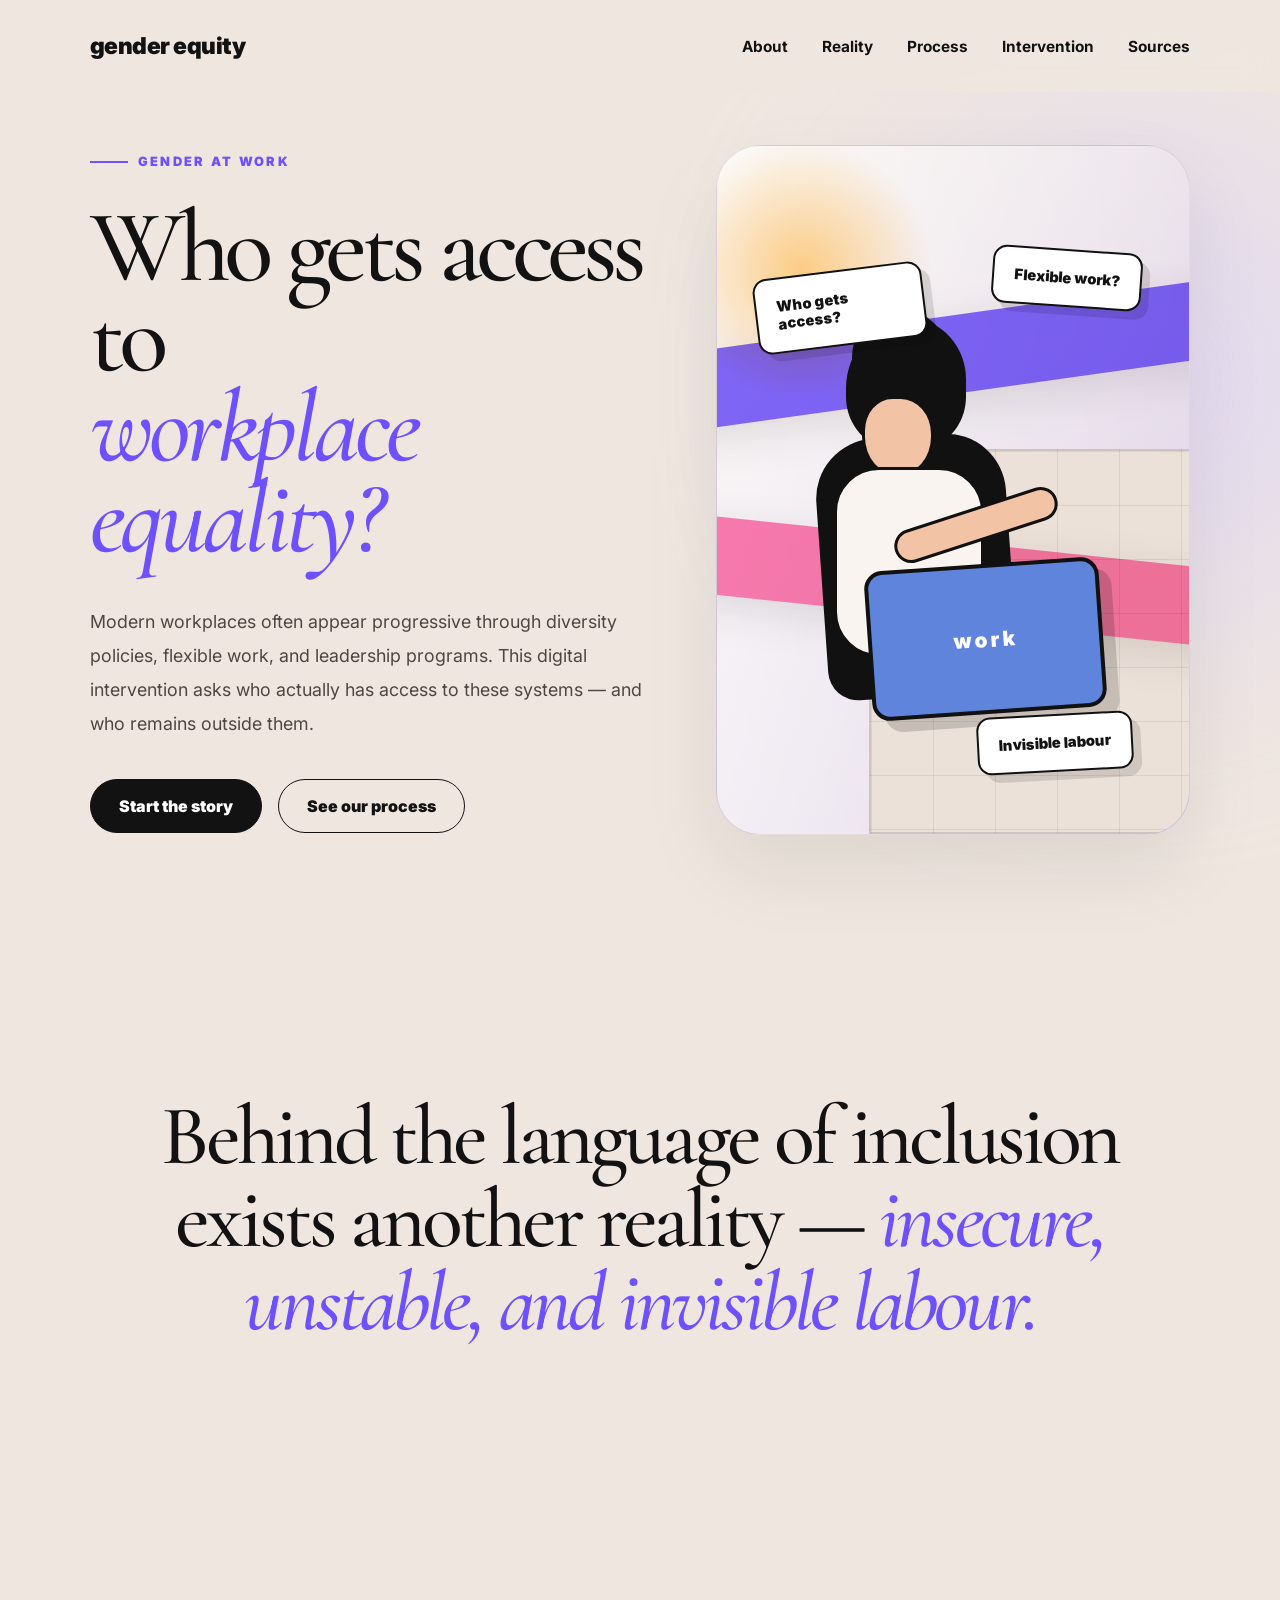
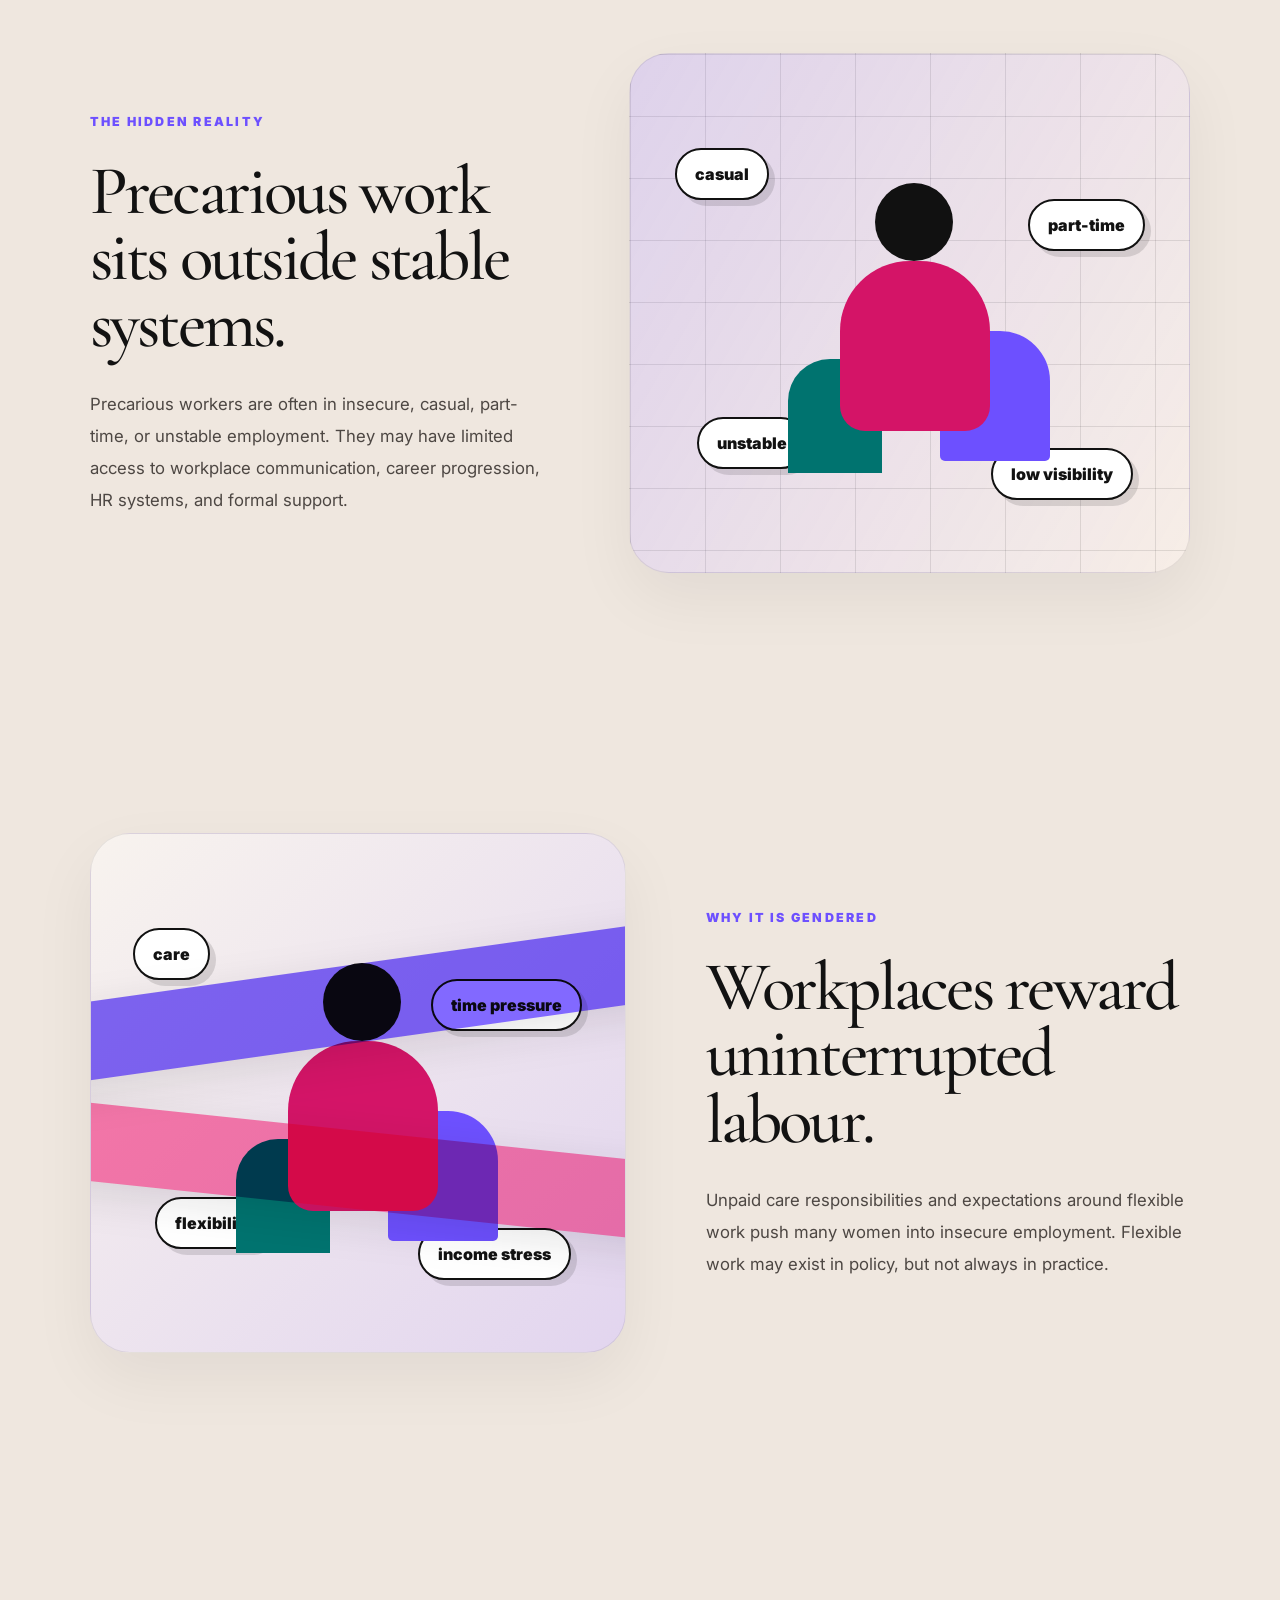
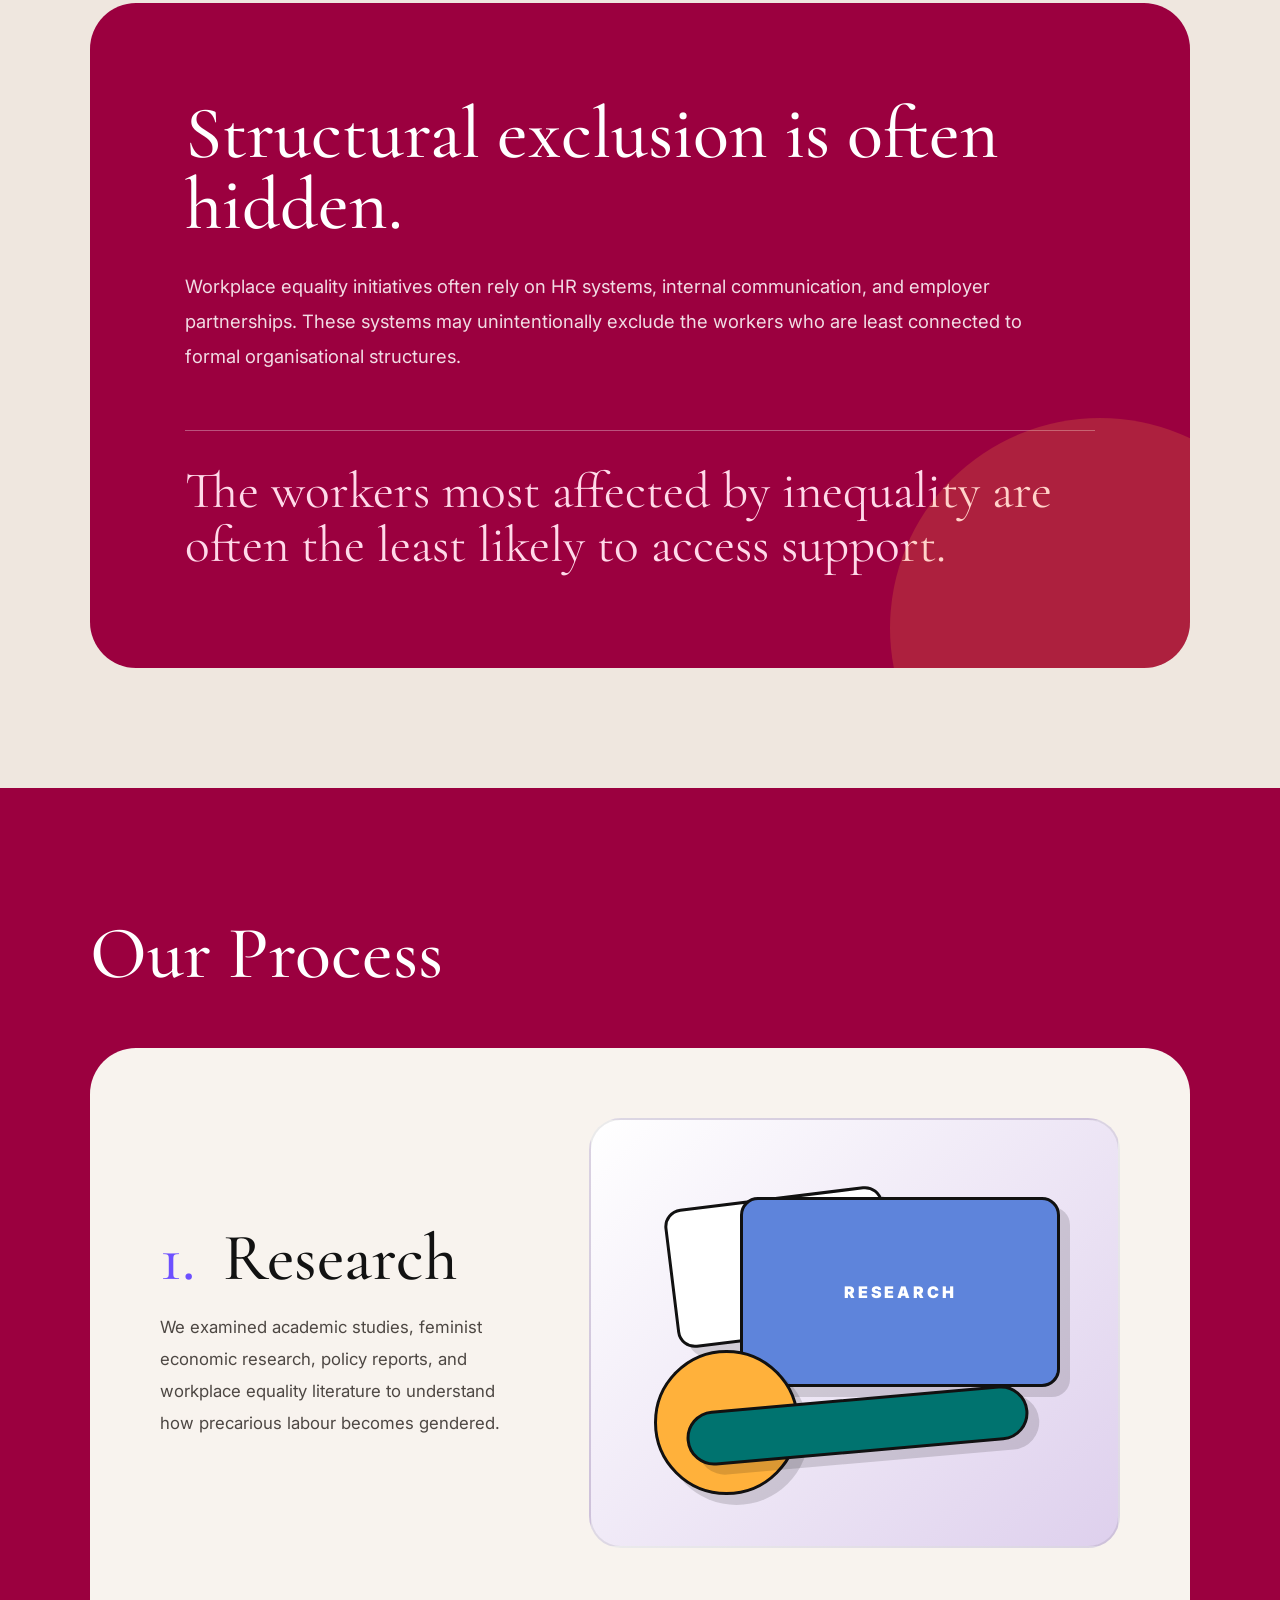
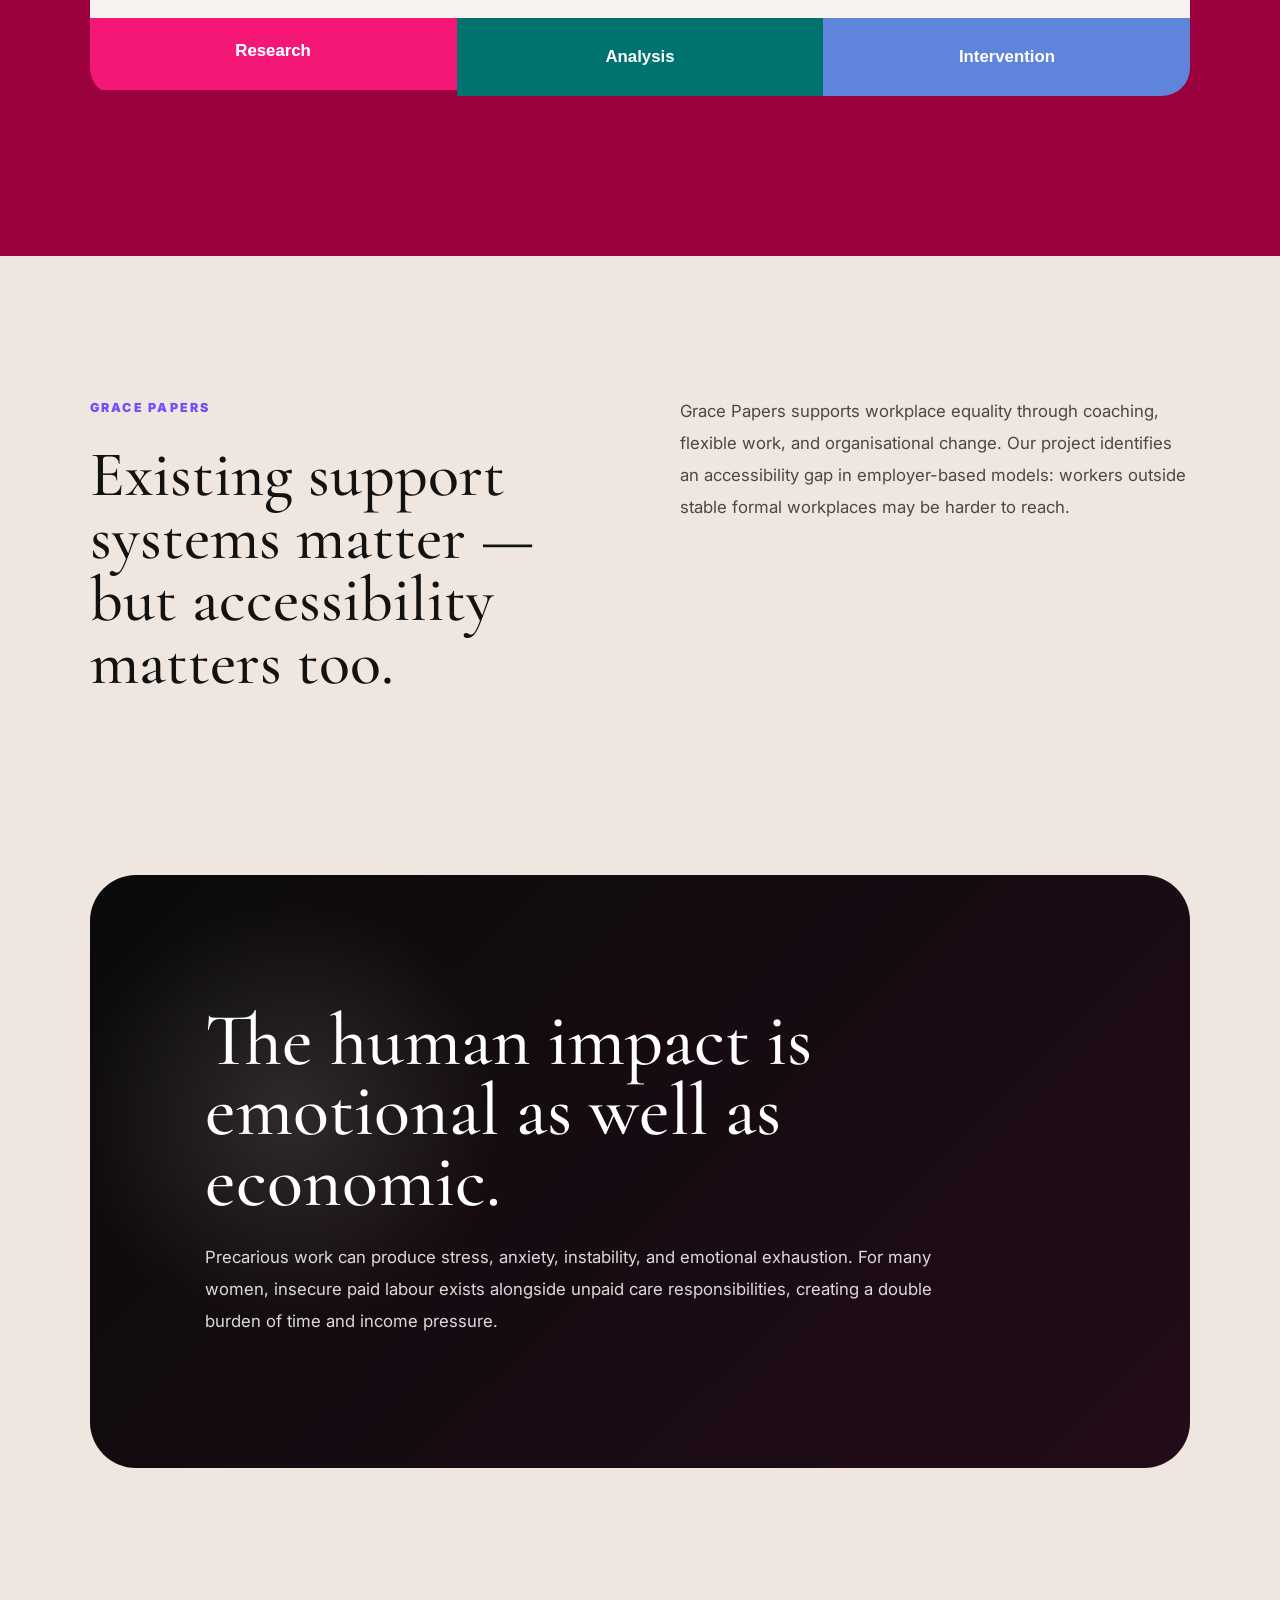
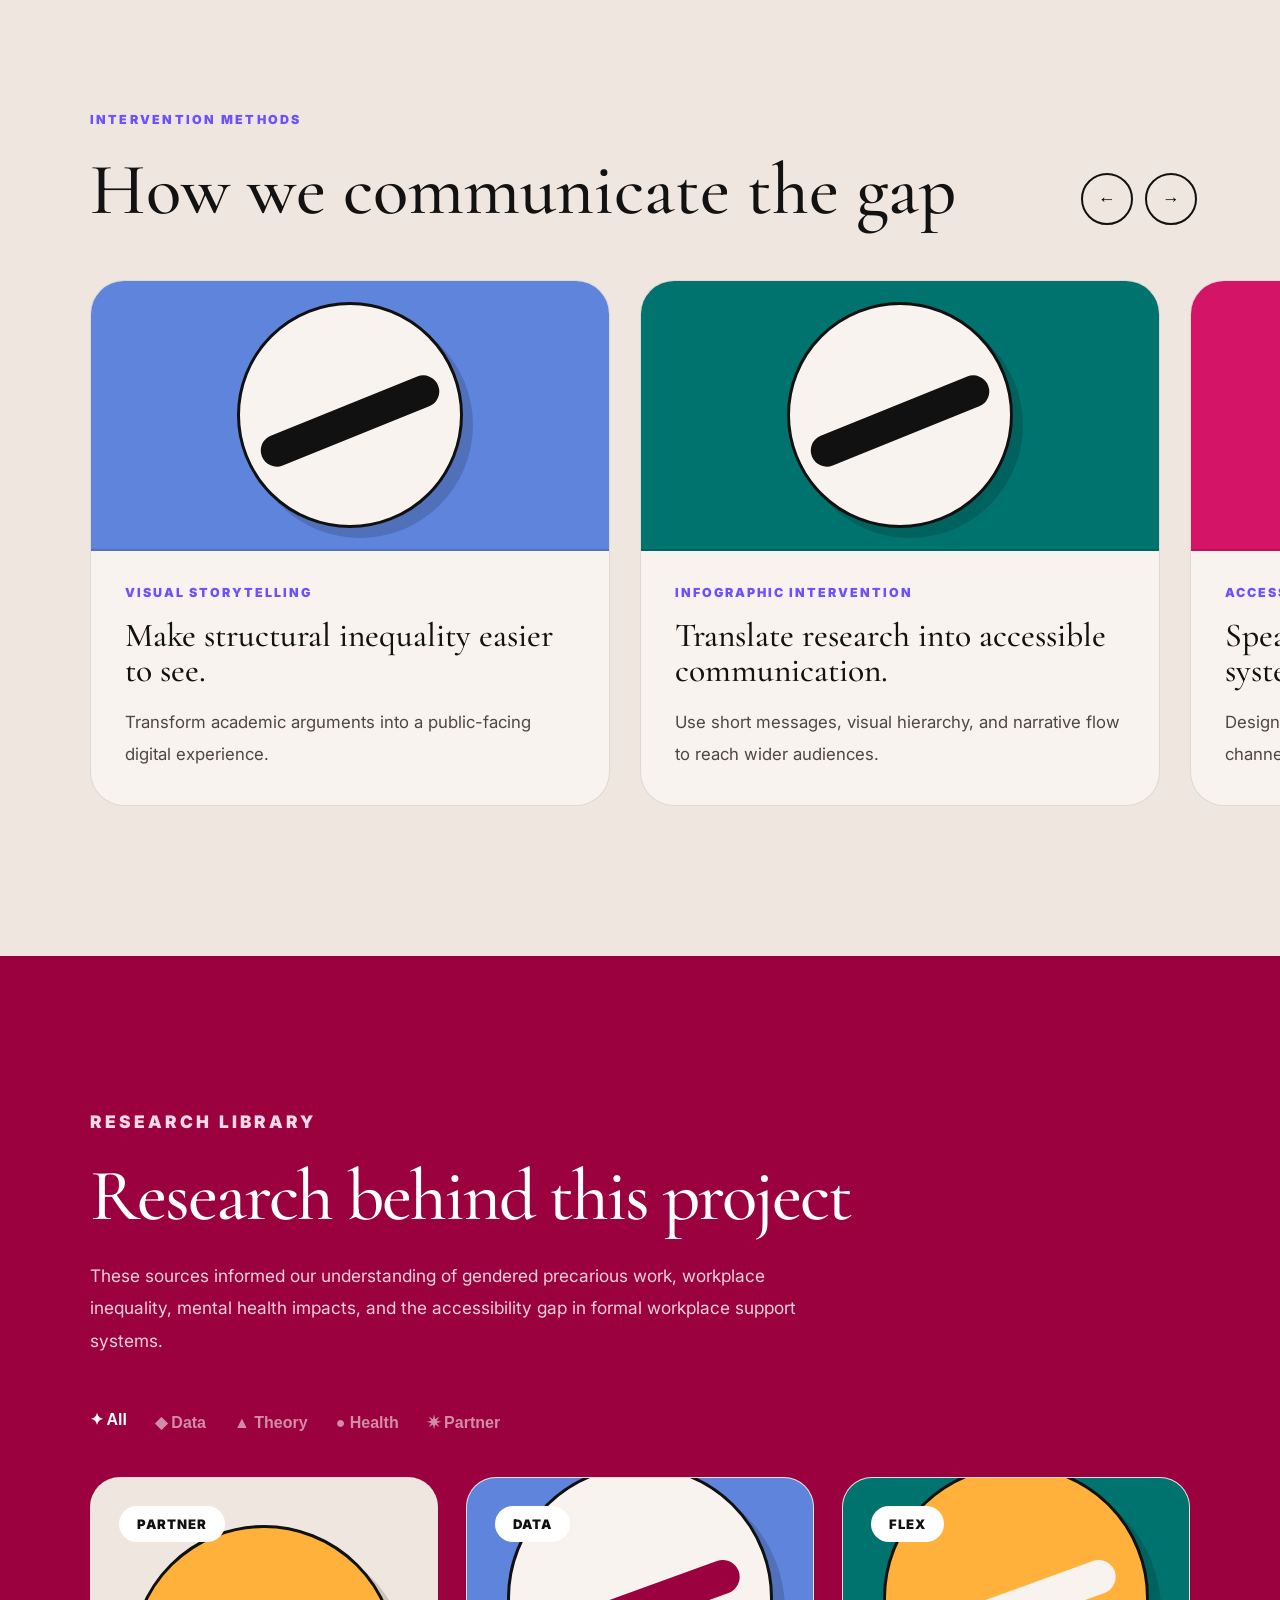
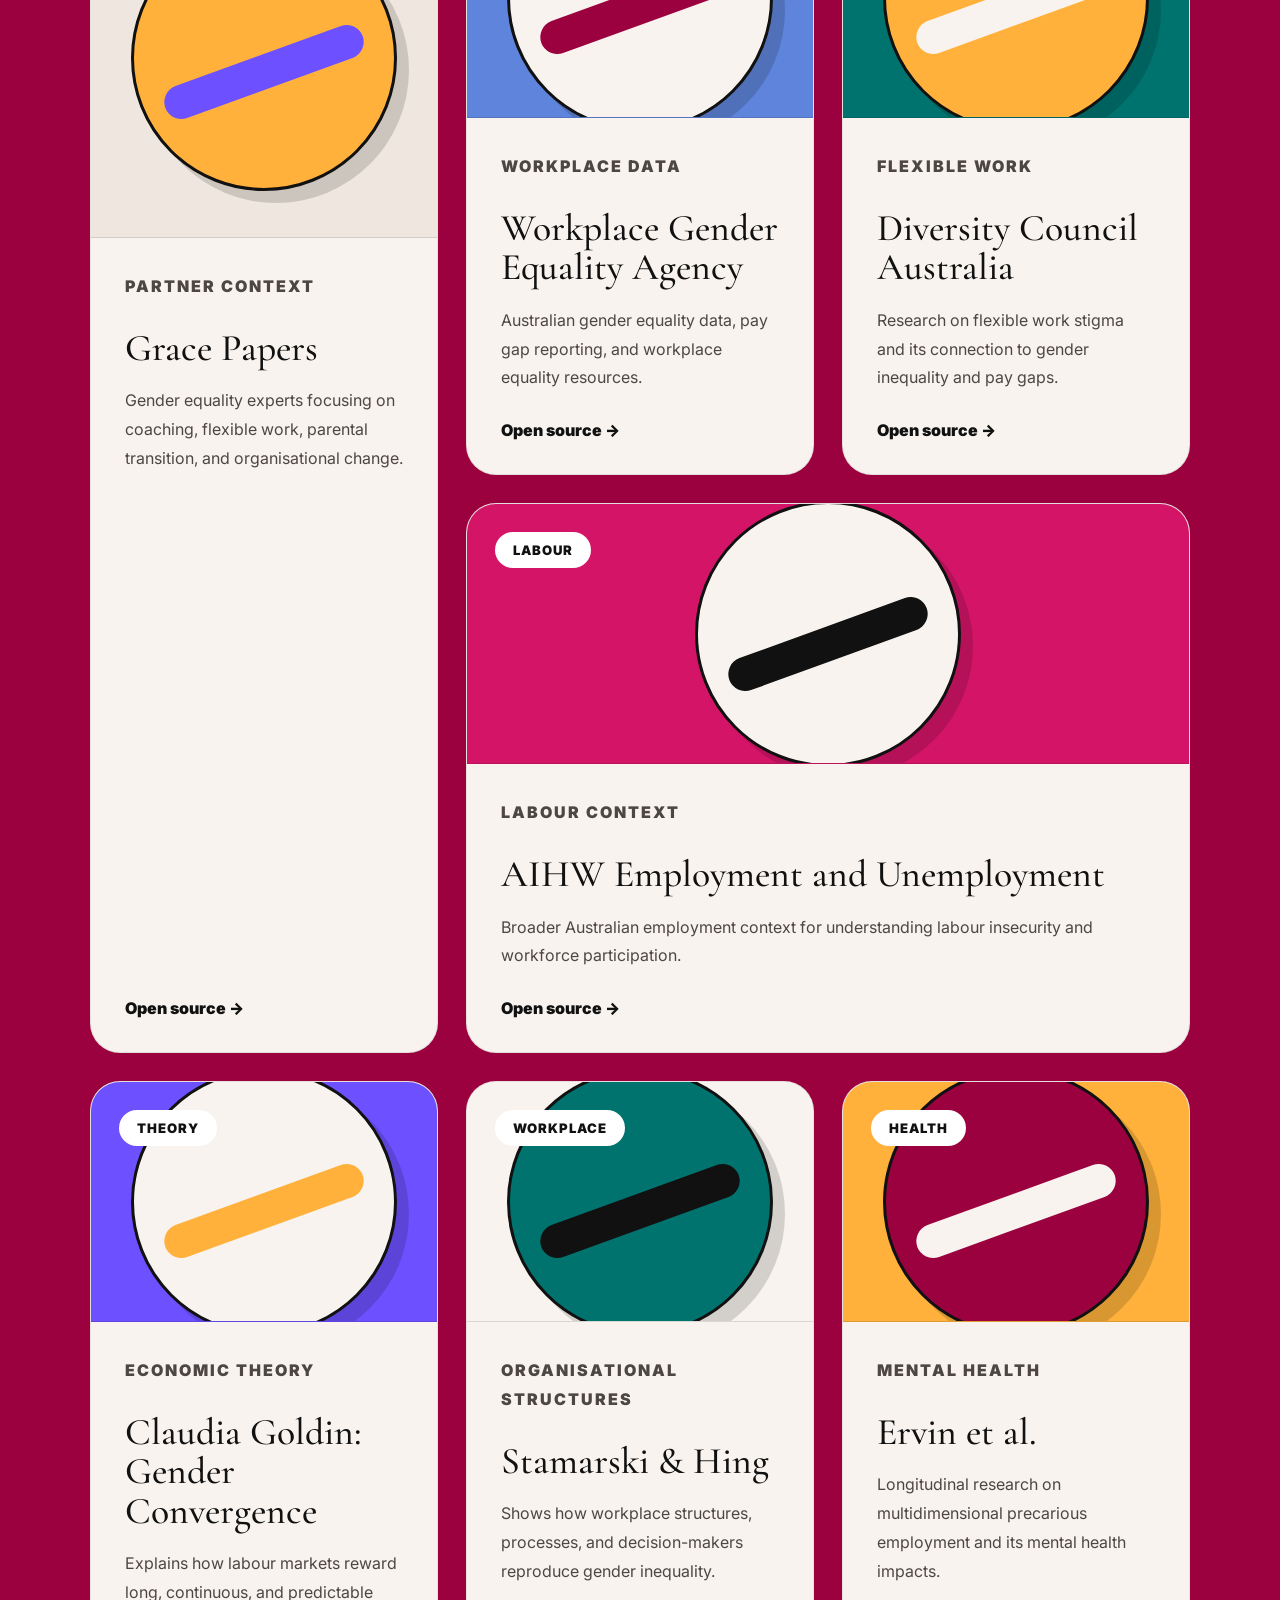
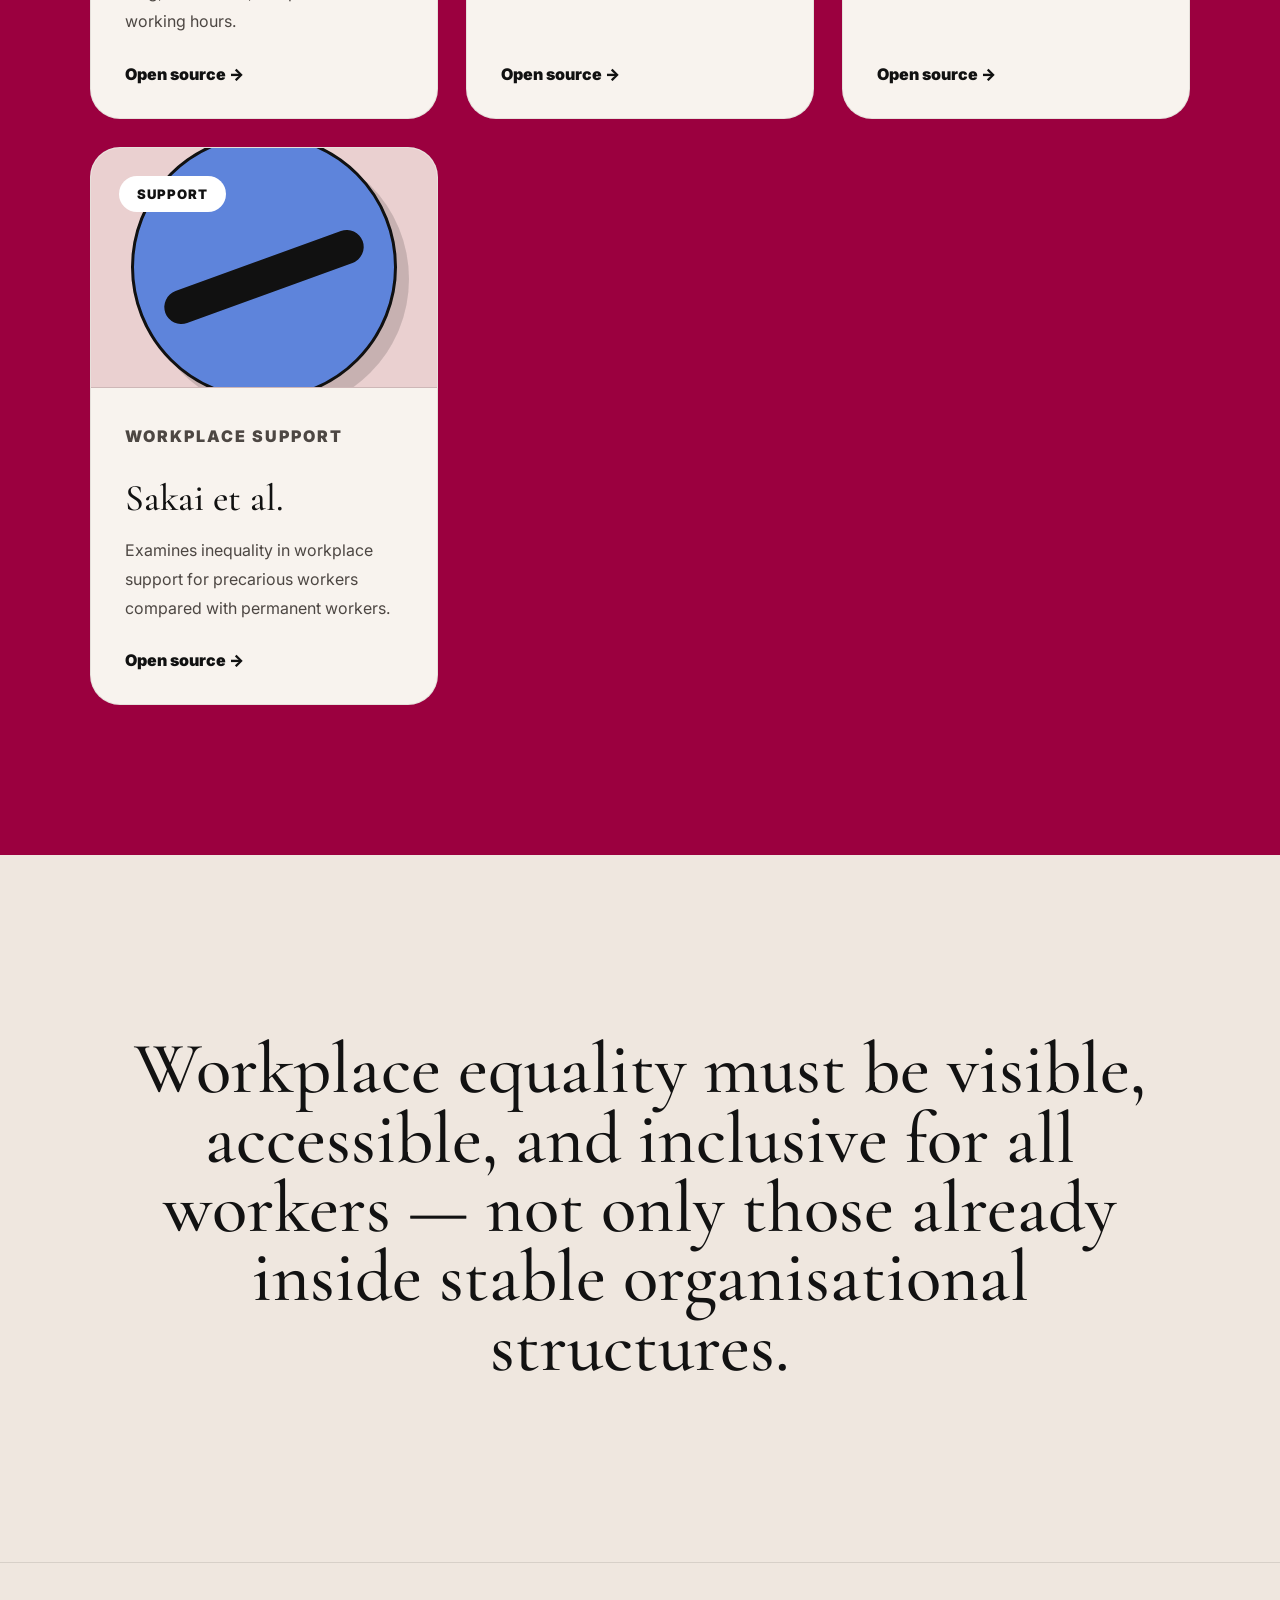
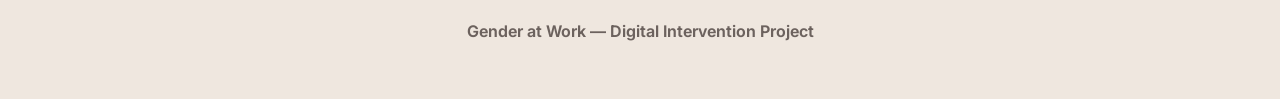
<file: gender_equity_final_combined_with_sources.html>
<!DOCTYPE html>
<html lang="en">
<head>
  <meta charset="UTF-8" />
  <meta name="viewport" content="width=device-width, initial-scale=1.0" />
  <title>Gender Equity & Precarious Work</title>
  <link rel="preconnect" href="https://fonts.googleapis.com">
  <link rel="preconnect" href="https://fonts.gstatic.com" crossorigin>
  <link href="https://fonts.googleapis.com/css2?family=Inter:wght@300;400;500;600;700;800;900&family=Cormorant+Garamond:wght@400;500;600;700&display=swap" rel="stylesheet">
  <style>
    :root{--cream:#efe7df;--cream2:#f8f3ee;--ink:#121212;--muted:#4d4743;--purple:#6d50ff;--wine:#9b003f;--pink:#d41467;--teal:#00736f;--blue:#5e84db;--orange:#ffb13b;--softPink:#ead0d0;}
    *{margin:0;padding:0;box-sizing:border-box} html{scroll-behavior:smooth} body{background:var(--cream);color:var(--ink);font-family:Inter,sans-serif;overflow-x:hidden} p{color:var(--muted);line-height:1.9;font-size:1.05rem} h1,h2,h3{font-family:'Cormorant Garamond',serif;font-weight:500}.page-progress{position:fixed;top:0;left:0;height:4px;width:0%;background:var(--purple);z-index:9999}
    nav{position:fixed;top:0;left:0;width:100%;height:92px;padding:0 7%;display:flex;justify-content:space-between;align-items:center;background:rgba(239,231,223,.9);backdrop-filter:blur(16px);z-index:1000;transition:.35s ease}nav.scrolled{height:72px;box-shadow:0 8px 30px rgba(0,0,0,.06)}.logo{font-weight:900;font-size:1.45rem;letter-spacing:-.02em;text-transform:lowercase}nav ul{display:flex;gap:34px;list-style:none}nav a{color:var(--ink);text-decoration:none;font-weight:700;font-size:.96rem;position:relative}nav a::after{content:"";position:absolute;left:0;bottom:-7px;width:0;height:2px;background:var(--purple);transition:.3s ease}nav a:hover::after{width:100%}section{position:relative}.fade-up{opacity:0;transform:translateY(55px);transition:opacity .9s ease,transform .9s ease}.fade-up.show{opacity:1;transform:translateY(0)}
    .hero{min-height:100vh;padding:145px 7% 80px;display:grid;grid-template-columns:1.08fr .92fr;gap:70px;align-items:center}.hero::before{content:"";position:absolute;width:520px;height:520px;right:-120px;top:120px;border-radius:50%;background:#d9ceff;filter:blur(130px);opacity:.55;z-index:0}.hero-left{position:relative;z-index:2}.eyebrow{display:inline-flex;gap:10px;align-items:center;margin-bottom:28px;color:var(--purple);font-size:.8rem;text-transform:uppercase;letter-spacing:.18em;font-weight:900}.eyebrow::before{content:"";width:38px;height:2px;background:var(--purple)}.hero h1{font-size:clamp(4rem,8vw,8.8rem);line-height:.88;letter-spacing:-.055em;max-width:980px}.hero h1 span{color:var(--purple);font-style:italic;letter-spacing:-.04em}.hero-description{margin-top:42px;max-width:650px;font-size:1.12rem}.hero-actions{margin-top:38px;display:flex;gap:16px;flex-wrap:wrap}.button{display:inline-flex;align-items:center;justify-content:center;min-height:54px;padding:0 28px;border-radius:999px;border:1.5px solid var(--ink);color:var(--ink);text-decoration:none;font-weight:900;transition:.28s ease}.button.primary{background:var(--ink);color:white}.button:hover{transform:translateY(-4px);box-shadow:0 14px 30px rgba(0,0,0,.1)}
    .hero-art{position:relative;z-index:2;min-height:690px;border-radius:44px;overflow:hidden;background:linear-gradient(135deg,#f8f3ee 0%,#dccfe9 100%);box-shadow:0 35px 80px rgba(0,0,0,.08);border:1px solid rgba(0,0,0,.08)}.hero-art::before{content:"";position:absolute;inset:0;background:radial-gradient(circle at 18% 18%,rgba(255,177,59,.6),transparent 19%),radial-gradient(circle at 80% 70%,rgba(109,80,255,.22),transparent 28%),linear-gradient(90deg,rgba(255,255,255,.5),transparent);z-index:0}.office-building{position:absolute;right:-20px;bottom:0;width:72%;height:56%;background:linear-gradient(90deg,rgba(0,0,0,.07) 1px,transparent 1px) 0 0/62px 100%,linear-gradient(rgba(0,0,0,.07) 1px,transparent 1px) 0 0/100% 54px,#ece1d9;border-radius:30px 0 0 0;border:2px solid rgba(0,0,0,.13)}.window-dot{position:absolute;width:34px;height:34px;border-radius:50%;background:rgba(109,80,255,.28);border:2px solid rgba(0,0,0,.12)}.window-dot.one{right:38%;bottom:37%}.window-dot.two{right:22%;bottom:24%;background:rgba(255,177,59,.55)}.window-dot.three{right:50%;bottom:18%;background:rgba(0,115,111,.35)}.woman{position:absolute;left:8%;bottom:6%;width:48%;height:74%;z-index:3;animation:womanFloat 5.2s ease-in-out infinite}.woman .head{position:absolute;top:5%;left:43%;width:96px;height:96px;background:#111;border-radius:50% 50% 46% 46%}.woman .face{position:absolute;top:22%;left:47%;width:72px;height:82px;background:#f3c3a5;border-radius:42% 46% 50% 50%;border:3px solid #111;z-index:3}.woman .hair{position:absolute;top:7%;left:40%;width:120px;height:130px;background:#111;border-radius:60% 52% 45% 45%;z-index:2}.woman .body{position:absolute;left:29%;top:30%;width:190px;height:260px;background:#111;border-radius:60px 60px 30px 30px;transform:rotate(-4deg);z-index:2}.woman .shirt{position:absolute;left:35%;top:36%;width:150px;height:190px;background:#f9f4ef;border:3px solid #111;border-radius:45px;z-index:3}.woman .arm{position:absolute;left:60%;top:44%;width:170px;height:34px;background:#f3c3a5;border:3px solid #111;border-radius:30px;transform:rotate(-18deg);z-index:4}.woman .laptop{position:absolute;left:50%;top:55%;width:235px;height:150px;background:var(--blue);border:4px solid #111;border-radius:18px;transform:rotate(-4deg);z-index:5;box-shadow:12px 12px 0 rgba(0,0,0,.16)}.woman .laptop::after{content:"work";position:absolute;inset:0;display:flex;align-items:center;justify-content:center;color:white;font-weight:900;font-size:1.3rem;letter-spacing:.15em}.ribbon{position:absolute;left:-18%;width:150%;height:78px;border-radius:999px;opacity:.86;filter:drop-shadow(0 12px 20px rgba(0,0,0,.11));z-index:2;mix-blend-mode:multiply}.ribbon.purple{top:24%;background:var(--purple);transform:rotate(-8deg);animation:ribbonSlide 7s ease-in-out infinite}.ribbon.pink{top:58%;background:#ff6aa6;transform:rotate(6deg);animation:ribbonSlide2 8s ease-in-out infinite}.paper-note{position:absolute;z-index:4;background:white;border:2px solid #111;border-radius:14px;padding:18px 20px;box-shadow:8px 8px 0 rgba(0,0,0,.12);font-weight:900;font-size:.92rem;max-width:170px;animation:noteFloat 4.5s ease-in-out infinite}.note1{right:10%;top:15%;transform:rotate(4deg)}.note2{left:8%;top:18%;transform:rotate(-7deg);animation-delay:1.2s}.note3{right:12%;bottom:9%;transform:rotate(-3deg);animation-delay:.4s}@keyframes womanFloat{0%,100%{transform:translateY(0)}50%{transform:translateY(-18px)}}@keyframes ribbonSlide{0%,100%{transform:translateX(-80px) rotate(-8deg)}50%{transform:translateX(65px) rotate(-8deg)}}@keyframes ribbonSlide2{0%,100%{transform:translateX(70px) rotate(6deg)}50%{transform:translateX(-65px) rotate(6deg)}}@keyframes noteFloat{0%,100%{margin-top:0}50%{margin-top:-14px}}
    .big-statement{padding:180px 8%;text-align:center}.big-statement h2{font-size:clamp(3rem,6.6vw,7.2rem);line-height:.98;letter-spacing:-.045em;max-width:1300px;margin:auto}.big-statement em{color:var(--purple);font-style:italic}.split-section{padding:130px 7%;display:grid;grid-template-columns:.9fr 1.1fr;gap:80px;align-items:center}.split-section.reverse{grid-template-columns:1.05fr .95fr}.section-tag{color:var(--purple);font-size:.78rem;text-transform:uppercase;letter-spacing:.18em;font-weight:900;margin-bottom:24px}.split-section h2{font-size:clamp(3.3rem,5.4vw,6rem);line-height:.96;letter-spacing:-.04em;margin-bottom:32px}.text-block{max-width:670px}.visual-card{min-height:520px;border-radius:40px;background:var(--cream2);border:1px solid rgba(0,0,0,.08);position:relative;overflow:hidden;box-shadow:0 25px 65px rgba(0,0,0,.06)}.visual-card.policy{background:linear-gradient(120deg,rgba(109,80,255,.18),transparent),linear-gradient(90deg,rgba(0,0,0,.1) 1px,transparent 1px) 0 0/75px 100%,linear-gradient(rgba(0,0,0,.1) 1px,transparent 1px) 0 0/100% 62px,#f7eee7}.visual-card.care{background:linear-gradient(135deg,#f8f3ee,#e2d5ef)}.mini-person{position:absolute;width:210px;height:260px;left:50%;top:50%;transform:translate(-50%,-50%)}.mini-person::before{content:"";position:absolute;left:70px;top:0;width:78px;height:78px;border-radius:50%;background:#111}.mini-person::after{content:"";position:absolute;left:35px;top:78px;width:150px;height:170px;border-radius:70px 70px 25px 25px;background:var(--pink);box-shadow:80px 50px 0 -20px var(--purple),-80px 70px 0 -28px var(--teal)}.floating-word{position:absolute;padding:14px 18px;border:2px solid #111;border-radius:999px;background:white;font-weight:900;box-shadow:6px 6px 0 rgba(0,0,0,.12)}.w1{left:8%;top:18%}.w2{right:8%;top:28%}.w3{left:12%;bottom:20%}.w4{right:10%;bottom:14%}.exclusion{margin:120px 7%;padding:95px;border-radius:46px;background:var(--wine);color:white;position:relative;overflow:hidden}.exclusion::after{content:"";position:absolute;width:420px;height:420px;right:-120px;bottom:-170px;background:var(--orange);border-radius:50%;opacity:.18}.exclusion h2{font-size:clamp(3rem,5.8vw,6.5rem);line-height:.95;margin-bottom:30px;max-width:1000px}.exclusion p{color:rgba(255,255,255,.86);max-width:850px;font-size:1.15rem}.quote-line{margin-top:56px;padding-top:34px;border-top:1px solid rgba(255,255,255,.32);font-family:'Cormorant Garamond',serif;font-size:clamp(2.4rem,4vw,4.4rem);line-height:1.05;color:#ffd9e9}
    .process{padding:130px 7% 160px;background:var(--wine);color:white}.process h2{font-size:clamp(3.5rem,5.8vw,6.6rem);line-height:.95;margin-bottom:60px}.process-stage{background:var(--cream2);color:var(--ink);border-radius:46px 46px 0 0;min-height:560px;padding:70px;display:grid;grid-template-columns:.82fr 1.18fr;gap:60px;align-items:center}.stage-copy{display:none}.stage-copy.active{display:block;animation:contentIn .45s ease both}.stage-copy h3{font-size:clamp(3.2rem,5.2vw,6rem);line-height:.93;margin-bottom:24px}.stage-copy h3 span{color:var(--purple);margin-right:12px}.stage-copy p{max-width:620px}.stage-visual{position:relative;min-height:430px;border-radius:32px;overflow:hidden;border:2px solid rgba(0,0,0,.08);background:linear-gradient(135deg,#fff,#ded0ed)}.stage-visual .shape{position:absolute;border:3px solid #111;box-shadow:10px 10px 0 rgba(0,0,0,.14);transition:.45s ease}.shape.laptop{width:320px;height:190px;right:11%;top:18%;border-radius:18px;background:var(--blue)}.shape.laptop::after{content:"research";color:white;font-weight:900;text-transform:uppercase;letter-spacing:.18em;position:absolute;inset:0;display:flex;align-items:center;justify-content:center}.shape.circle{width:145px;height:145px;border-radius:50%;left:12%;bottom:12%;background:var(--orange)}.shape.paper{width:220px;height:140px;left:15%;top:18%;border-radius:18px;background:white;transform:rotate(-7deg)}.shape.bar{width:65%;height:55px;left:18%;bottom:22%;border-radius:999px;background:var(--teal);transform:rotate(-5deg)}.process-buttons{display:grid;grid-template-columns:repeat(3,1fr);border-radius:0 0 28px 28px;overflow:hidden}.process-buttons button{min-height:78px;border:0;color:white;font-weight:900;font-size:1.05rem;cursor:pointer;transition:.28s ease}.process-buttons button:nth-child(1){background:var(--pink)}.process-buttons button:nth-child(2){background:var(--teal)}.process-buttons button:nth-child(3){background:var(--blue)}.process-buttons button.active{filter:brightness(1.15);transform:translateY(-6px)}@keyframes contentIn{from{opacity:0;transform:translateY(18px)}to{opacity:1;transform:translateY(0)}}
    .grace{padding:140px 7%;display:grid;grid-template-columns:1fr 1fr;gap:80px}.grace h2{font-size:clamp(3.2rem,5vw,5.8rem);line-height:.98}.impact{margin:40px 7% 110px;border-radius:46px;overflow:hidden;background:linear-gradient(rgba(0,0,0,.55),rgba(0,0,0,.55)),radial-gradient(circle at 18% 40%,rgba(255,255,255,.3),transparent 22%),linear-gradient(135deg,#171717,#4d1a38);color:white;padding:130px 9%}.impact h2{font-size:clamp(3.2rem,5.8vw,6rem);line-height:.95;margin-bottom:26px}.impact p{color:rgba(255,255,255,.85);max-width:760px}.methods{padding:130px 0 150px 7%;overflow:hidden}.methods-head{padding-right:7%;display:flex;justify-content:space-between;align-items:end;gap:30px;margin-bottom:55px}.methods h2{font-size:clamp(3.5rem,5.7vw,6rem);line-height:.95}.slider-controls{display:flex;gap:12px}.slider-controls button{width:52px;height:52px;border-radius:50%;border:2px solid #111;background:transparent;cursor:pointer;font-weight:900;font-size:1.1rem;transition:.25s ease}.slider-controls button:hover{background:#111;color:white}.method-slider{display:flex;gap:30px;overflow-x:auto;padding-right:7%;scroll-snap-type:x mandatory;scrollbar-width:none;cursor:grab}.method-slider::-webkit-scrollbar{display:none}.method-card{min-width:min(520px,82vw);border-radius:34px;background:var(--cream2);overflow:hidden;border:1px solid rgba(0,0,0,.11);scroll-snap-align:start;transition:.35s ease}.method-card:hover{transform:translateY(-12px);box-shadow:0 26px 62px rgba(0,0,0,.1)}.method-visual{height:270px;position:relative;background:var(--blue);border-bottom:2px solid rgba(0,0,0,.13);overflow:hidden}.method-visual.teal{background:var(--teal)}.method-visual.pink{background:var(--pink)}.method-visual.orange{background:var(--orange)}.method-visual::before{content:"";position:absolute;width:220px;height:220px;border-radius:50%;background:#f8f3ee;border:3px solid #111;left:50%;top:50%;transform:translate(-50%,-50%);box-shadow:10px 10px 0 rgba(0,0,0,.15)}.method-visual::after{content:"";position:absolute;width:190px;height:32px;border-radius:999px;background:#111;left:50%;top:52%;transform:translate(-50%,-50%) rotate(-22deg)}.method-card-content{padding:34px}.method-card-content span{display:block;color:var(--purple);font-size:.78rem;text-transform:uppercase;letter-spacing:.16em;font-weight:900;margin-bottom:18px}.method-card h3{font-size:clamp(2.1rem,2.6vw,3rem);line-height:1.05;margin-bottom:18px}
    .sources-section{padding:150px 7%;background:var(--wine);color:white;overflow:hidden}.sources-header{max-width:900px;margin-bottom:55px}.sources-header .section-tag{color:#ffd8ea}.sources-header h2{font-size:clamp(3.5rem,5.7vw,6.2rem);line-height:.95;font-weight:500;margin-bottom:28px;letter-spacing:-2px}.sources-header p{max-width:720px;color:rgba(255,255,255,.82);font-size:1.08rem;line-height:1.9}.source-filters{display:flex;gap:28px;align-items:center;margin-bottom:45px;flex-wrap:wrap}.source-filter{background:transparent;border:none;color:rgba(255,255,255,.55);font-size:1rem;font-weight:900;cursor:pointer;transition:.3s ease}.source-filter:hover,.source-filter.active{color:white;transform:translateY(-3px)}.sources-grid{display:grid;grid-template-columns:repeat(3,1fr);gap:28px;align-items:stretch}.source-card{display:flex;flex-direction:column;text-decoration:none;color:#111;background:#f8f3ee;border-radius:30px;overflow:hidden;min-height:520px;border:1px solid rgba(0,0,0,.08);transition:.45s ease;position:relative}.source-card:hover{transform:translateY(-12px);box-shadow:0 30px 70px rgba(0,0,0,.22)}.source-card.hide{display:none}.source-visual{height:240px;position:relative;overflow:hidden;border-bottom:1px solid rgba(0,0,0,.12)}.source-visual span{position:absolute;left:28px;top:28px;background:white;color:#111;padding:10px 18px;border-radius:999px;font-size:.82rem;font-weight:900;letter-spacing:1px;text-transform:uppercase;z-index:3}.source-visual::before{content:"";position:absolute;width:260px;height:260px;border-radius:50%;background:#f8f3ee;border:3px solid #111;left:50%;top:50%;transform:translate(-50%,-50%);box-shadow:12px 12px 0 rgba(0,0,0,.15)}.source-visual::after{content:"";position:absolute;width:210px;height:34px;border-radius:999px;background:#111;left:50%;top:54%;transform:translate(-50%,-50%) rotate(-20deg)}.grace-visual{background:#efe7df}.grace-visual::before{background:#ffb13b}.grace-visual::after{background:#6d50ff}.wgea-visual{background:#5e84db}.wgea-visual::before{background:#f8f3ee}.wgea-visual::after{background:#9b003f}.dca-visual{background:#00736f}.dca-visual::before{background:#ffb13b}.dca-visual::after{background:#f8f3ee}.aihw-visual{background:#d41467}.aihw-visual::before{background:#f8f3ee}.aihw-visual::after{background:#111}.goldin-visual{background:#6d50ff}.goldin-visual::before{background:#f8f3ee}.goldin-visual::after{background:#ffb13b}.stamarski-visual{background:#f8f3ee}.stamarski-visual::before{background:#00736f}.stamarski-visual::after{background:#111}.ervin-visual{background:#ffb13b}.ervin-visual::before{background:#9b003f}.ervin-visual::after{background:#f8f3ee}.sakai-visual{background:#ead0d0}.sakai-visual::before{background:#5e84db}.sakai-visual::after{background:#111}.source-content{padding:34px;display:flex;flex-direction:column;flex:1}.source-category{font-size:.75rem;letter-spacing:2px;text-transform:uppercase;font-weight:900;color:#6d50ff;margin-bottom:18px}.source-content h3{font-size:2.35rem;line-height:1.05;font-weight:500;margin-bottom:18px}.source-content p{color:#4d4743;line-height:1.8;font-size:1rem;margin-bottom:28px}.read-link{margin-top:auto;font-weight:900;color:#111;transition:.3s ease}.source-card:hover .read-link{color:#6d50ff}.source-card:nth-child(1){grid-row:span 2}.source-card:nth-child(1) .source-visual{height:360px}.source-card:nth-child(4){grid-column:span 2}.source-card:nth-child(4) .source-visual{height:260px}.conclusion{padding:180px 8%;text-align:center}.conclusion h2{font-size:clamp(3rem,5.7vw,6.6rem);line-height:.95;max-width:1280px;margin:auto}footer{padding:58px 7%;border-top:1px solid rgba(0,0,0,.1);color:#6c625e;font-weight:650;text-align:center}
    @media(max-width:1100px){.sources-grid{grid-template-columns:repeat(2,1fr)}.source-card:nth-child(1),.source-card:nth-child(4){grid-row:auto;grid-column:auto}.source-card:nth-child(1) .source-visual,.source-card:nth-child(4) .source-visual{height:240px}}@media(max-width:1000px){nav ul{gap:20px}.hero,.split-section,.split-section.reverse,.process-stage,.grace{grid-template-columns:1fr}.hero-art{min-height:560px}.woman{left:0;width:70%}.office-building{width:86%}.exclusion{padding:58px;margin:80px 5%}.methods-head{align-items:start;flex-direction:column}}@media(max-width:720px){nav{padding:0 5%;height:82px}nav ul{display:none}.hero{padding:120px 5% 60px}.hero-art{min-height:460px}.hero-actions{display:none}.woman{transform:scale(.78);transform-origin:left bottom}.paper-note{display:none}.split-section{padding:90px 5%;gap:40px}.visual-card{min-height:400px}.process{padding:90px 5% 110px}.process-stage{padding:36px}.process-buttons button{font-size:.85rem;min-height:62px}.methods{padding-left:5%}.method-slider{padding-right:5%}.big-statement{padding:120px 5%}.exclusion{padding:40px;border-radius:32px}.sources-section{padding:110px 5%}.sources-grid{grid-template-columns:1fr}.source-card{min-height:auto}.source-filters{gap:18px}}
  </style>
</head>
<body>
  <div class="page-progress"></div>
  <nav><div class="logo">gender equity</div><ul><li><a href="#illusion">About</a></li><li><a href="#reality">Reality</a></li><li><a href="#process">Process</a></li><li><a href="#intervention">Intervention</a></li><li><a href="#sources">Sources</a></li></ul></nav>
  <section class="hero" id="illusion"><div class="hero-left fade-up"><p class="eyebrow">Gender at Work</p><h1>Who gets access to<br><span>workplace equality?</span></h1><p class="hero-description">Modern workplaces often appear progressive through diversity policies, flexible work, and leadership programs. This digital intervention asks who actually has access to these systems — and who remains outside them.</p><div class="hero-actions"><a href="#reality" class="button primary">Start the story</a><a href="#process" class="button">See our process</a></div></div><div class="hero-art fade-up" aria-label="Illustration of a woman working in an office with moving ribbons"><div class="office-building"></div><div class="window-dot one"></div><div class="window-dot two"></div><div class="window-dot three"></div><div class="ribbon purple"></div><div class="ribbon pink"></div><div class="paper-note note1">Flexible work?</div><div class="paper-note note2">Who gets access?</div><div class="paper-note note3">Invisible labour</div><div class="woman"><div class="hair"></div><div class="head"></div><div class="face"></div><div class="body"></div><div class="shirt"></div><div class="arm"></div><div class="laptop"></div></div></div></section>
  <section class="big-statement fade-up" id="reality"><h2>Behind the language of inclusion exists another reality — <em>insecure, unstable, and invisible labour.</em></h2></section>
  <section class="split-section fade-up"><div class="text-block"><p class="section-tag">The hidden reality</p><h2>Precarious work sits outside stable systems.</h2><p>Precarious workers are often in insecure, casual, part-time, or unstable employment. They may have limited access to workplace communication, career progression, HR systems, and formal support.</p></div><div class="visual-card policy"><span class="floating-word w1">casual</span><span class="floating-word w2">part-time</span><span class="floating-word w3">unstable</span><span class="floating-word w4">low visibility</span><div class="mini-person"></div></div></section>
  <section class="split-section reverse fade-up"><div class="visual-card care"><div class="ribbon purple"></div><div class="ribbon pink"></div><span class="floating-word w1">care</span><span class="floating-word w2">time pressure</span><span class="floating-word w3">flexibility</span><span class="floating-word w4">income stress</span><div class="mini-person"></div></div><div class="text-block"><p class="section-tag">Why it is gendered</p><h2>Workplaces reward uninterrupted labour.</h2><p>Unpaid care responsibilities and expectations around flexible work push many women into insecure employment. Flexible work may exist in policy, but not always in practice.</p></div></section>
  <section class="exclusion fade-up"><h2>Structural exclusion is often hidden.</h2><p>Workplace equality initiatives often rely on HR systems, internal communication, and employer partnerships. These systems may unintentionally exclude the workers who are least connected to formal organisational structures.</p><div class="quote-line">The workers most affected by inequality are often the least likely to access support.</div></section>
  <section class="process" id="process"><h2 class="fade-up">Our Process</h2><div class="process-stage fade-up"><div class="stage-copy active" id="stage-1"><h3><span>1.</span> Research</h3><p>We examined academic studies, feminist economic research, policy reports, and workplace equality literature to understand how precarious labour becomes gendered.</p></div><div class="stage-copy" id="stage-2"><h3><span>2.</span> Analysis</h3><p>We identified a key gap: equality initiatives often appear inclusive, but their delivery depends on stable employer systems that precarious workers may not access.</p></div><div class="stage-copy" id="stage-3"><h3><span>3.</span> Intervention</h3><p>We designed a communication-focused intervention using digital storytelling and infographic logic to make the issue more visible and accessible.</p></div><div class="stage-visual" id="stageVisual"><div class="shape paper"></div><div class="shape laptop"></div><div class="shape circle"></div><div class="shape bar"></div></div></div><div class="process-buttons"><button class="active" data-stage="1">Research</button><button data-stage="2">Analysis</button><button data-stage="3">Intervention</button></div></section>
  <section class="grace fade-up"><div><p class="section-tag">Grace Papers</p><h2>Existing support systems matter — but accessibility matters too.</h2></div><div><p>Grace Papers supports workplace equality through coaching, flexible work, and organisational change. Our project identifies an accessibility gap in employer-based models: workers outside stable formal workplaces may be harder to reach.</p></div></section>
  <section class="impact fade-up"><h2>The human impact is emotional as well as economic.</h2><p>Precarious work can produce stress, anxiety, instability, and emotional exhaustion. For many women, insecure paid labour exists alongside unpaid care responsibilities, creating a double burden of time and income pressure.</p></section>
  <section class="methods fade-up" id="intervention"><div class="methods-head"><div><p class="section-tag">Intervention methods</p><h2>How we communicate the gap</h2></div><div class="slider-controls"><button id="prevBtn" aria-label="Previous slide">←</button><button id="nextBtn" aria-label="Next slide">→</button></div></div><div class="method-slider" id="methodSlider"><article class="method-card"><div class="method-visual"></div><div class="method-card-content"><span>Visual storytelling</span><h3>Make structural inequality easier to see.</h3><p>Transform academic arguments into a public-facing digital experience.</p></div></article><article class="method-card"><div class="method-visual teal"></div><div class="method-card-content"><span>Infographic intervention</span><h3>Translate research into accessible communication.</h3><p>Use short messages, visual hierarchy, and narrative flow to reach wider audiences.</p></div></article><article class="method-card"><div class="method-visual pink"></div><div class="method-card-content"><span>Accessibility</span><h3>Speak beyond formal workplace systems.</h3><p>Design communication that can be shared outside HR channels and employer networks.</p></div></article><article class="method-card"><div class="method-visual orange"></div><div class="method-card-content"><span>Advocacy</span><h3>Invite public reflection and institutional change.</h3><p>Position equality as a structural responsibility rather than an individual burden.</p></div></article></div></section>
  <section class="sources-section" id="sources"><div class="sources-header fade-up"><p class="section-tag">Research Library</p><h2>Research behind this project</h2><p>These sources informed our understanding of gendered precarious work, workplace inequality, mental health impacts, and the accessibility gap in formal workplace support systems.</p></div><div class="source-filters fade-up"><button class="source-filter active" data-filter="all">✦ All</button><button class="source-filter" data-filter="data">◆ Data</button><button class="source-filter" data-filter="theory">▲ Theory</button><button class="source-filter" data-filter="health">● Health</button><button class="source-filter" data-filter="partner">✷ Partner</button></div><div class="sources-grid fade-up">
    <a href="https://gracepapers.com.au/" target="_blank" class="source-card partner"><div class="source-visual grace-visual"><span>Partner</span></div><div class="source-content"><p class="source-category">Partner Context</p><h3>Grace Papers</h3><p>Gender equality experts focusing on coaching, flexible work, parental transition, and organisational change.</p><span class="read-link">Open source →</span></div></a>
    <a href="https://www.wgea.gov.au/" target="_blank" class="source-card data"><div class="source-visual wgea-visual"><span>Data</span></div><div class="source-content"><p class="source-category">Workplace Data</p><h3>Workplace Gender Equality Agency</h3><p>Australian gender equality data, pay gap reporting, and workplace equality resources.</p><span class="read-link">Open source →</span></div></a>
    <a href="https://www.dca.org.au/news/media-releases/flex-work-gender-pay-gap" target="_blank" class="source-card data"><div class="source-visual dca-visual"><span>Flex</span></div><div class="source-content"><p class="source-category">Flexible Work</p><h3>Diversity Council Australia</h3><p>Research on flexible work stigma and its connection to gender inequality and pay gaps.</p><span class="read-link">Open source →</span></div></a>
    <a href="https://www.aihw.gov.au/reports/australias-welfare/employment-unemployment" target="_blank" class="source-card data"><div class="source-visual aihw-visual"><span>Labour</span></div><div class="source-content"><p class="source-category">Labour Context</p><h3>AIHW Employment and Unemployment</h3><p>Broader Australian employment context for understanding labour insecurity and workforce participation.</p><span class="read-link">Open source →</span></div></a>
    <a href="https://doi.org/10.1257/aer.104.4.1091" target="_blank" class="source-card theory"><div class="source-visual goldin-visual"><span>Theory</span></div><div class="source-content"><p class="source-category">Economic Theory</p><h3>Claudia Goldin: Gender Convergence</h3><p>Explains how labour markets reward long, continuous, and predictable working hours.</p><span class="read-link">Open source →</span></div></a>
    <a href="https://doi.org/10.3389/fpsyg.2015.01400" target="_blank" class="source-card theory"><div class="source-visual stamarski-visual"><span>Workplace</span></div><div class="source-content"><p class="source-category">Organisational Structures</p><h3>Stamarski & Hing</h3><p>Shows how workplace structures, processes, and decision-makers reproduce gender inequality.</p><span class="read-link">Open source →</span></div></a>
    <a href="https://doi.org/10.1038/s41598-024-78843-z" target="_blank" class="source-card health"><div class="source-visual ervin-visual"><span>Health</span></div><div class="source-content"><p class="source-category">Mental Health</p><h3>Ervin et al.</h3><p>Longitudinal research on multidimensional precarious employment and its mental health impacts.</p><span class="read-link">Open source →</span></div></a>
    <a href="https://doi.org/10.1002/1348-9585.12431" target="_blank" class="source-card health"><div class="source-visual sakai-visual"><span>Support</span></div><div class="source-content"><p class="source-category">Workplace Support</p><h3>Sakai et al.</h3><p>Examines inequality in workplace support for precarious workers compared with permanent workers.</p><span class="read-link">Open source →</span></div></a>
  </div></section>
  <section class="conclusion fade-up"><h2>Workplace equality must be visible, accessible, and inclusive for all workers — not only those already inside stable organisational structures.</h2></section><footer>Gender at Work — Digital Intervention Project</footer>
  <script>
    const progress=document.querySelector('.page-progress'),nav=document.querySelector('nav');window.addEventListener('scroll',()=>{const maxScroll=document.documentElement.scrollHeight-window.innerHeight;progress.style.width=(maxScroll>0?window.scrollY/maxScroll*100:0)+'%';nav.classList.toggle('scrolled',window.scrollY>40)});const revealItems=document.querySelectorAll('.fade-up');const revealObserver=new IntersectionObserver(entries=>{entries.forEach(entry=>{if(entry.isIntersecting){entry.target.classList.add('show')}})},{threshold:.16});revealItems.forEach(item=>revealObserver.observe(item));const stageButtons=document.querySelectorAll('.process-buttons button'),stages=document.querySelectorAll('.stage-copy'),stageVisual=document.querySelector('#stageVisual');stageButtons.forEach(button=>{button.addEventListener('click',()=>{const stage=button.dataset.stage;stageButtons.forEach(btn=>btn.classList.remove('active'));button.classList.add('active');stages.forEach(panel=>panel.classList.remove('active'));document.querySelector('#stage-'+stage).classList.add('active');if(stage==='1')stageVisual.style.background='linear-gradient(135deg,#fff,#ded0ed)';if(stage==='2')stageVisual.style.background='linear-gradient(135deg,#e4f4f1,#f8f3ee)';if(stage==='3')stageVisual.style.background='linear-gradient(135deg,#ffe2b0,#f0d6ec)'})});const slider=document.querySelector('#methodSlider'),prevBtn=document.querySelector('#prevBtn'),nextBtn=document.querySelector('#nextBtn');if(slider&&nextBtn&&prevBtn){nextBtn.addEventListener('click',()=>slider.scrollBy({left:550,behavior:'smooth'}));prevBtn.addEventListener('click',()=>slider.scrollBy({left:-550,behavior:'smooth'}));let isDown=false,startX=0,scrollLeft=0;slider.addEventListener('mousedown',e=>{isDown=true;startX=e.pageX-slider.offsetLeft;scrollLeft=slider.scrollLeft;slider.style.cursor='grabbing'});slider.addEventListener('mouseleave',()=>{isDown=false;slider.style.cursor='grab'});slider.addEventListener('mouseup',()=>{isDown=false;slider.style.cursor='grab'});slider.addEventListener('mousemove',e=>{if(!isDown)return;e.preventDefault();const x=e.pageX-slider.offsetLeft;slider.scrollLeft=scrollLeft-(x-startX)*1.4})}const sourceFilters=document.querySelectorAll('.source-filter'),sourceCards=document.querySelectorAll('.source-card');sourceFilters.forEach(filter=>{filter.addEventListener('click',()=>{const selected=filter.dataset.filter;sourceFilters.forEach(btn=>btn.classList.remove('active'));filter.classList.add('active');sourceCards.forEach(card=>{if(selected==='all'||card.classList.contains(selected)){card.classList.remove('hide')}else{card.classList.add('hide')}})})});sourceCards.forEach(card=>{card.addEventListener('mousemove',e=>{const rect=card.getBoundingClientRect(),x=e.clientX-rect.left,y=e.clientY-rect.top,rotateY=(x/rect.width-.5)*5,rotateX=(y/rect.height-.5)*-5;card.style.transform=`perspective(1000px) rotateX(${rotateX}deg) rotateY(${rotateY}deg) translateY(-12px)`});card.addEventListener('mouseleave',()=>{card.style.transform='perspective(1000px) rotateX(0deg) rotateY(0deg) translateY(0)'})});document.querySelectorAll('nav a,.button').forEach(link=>{link.addEventListener('click',e=>{const href=link.getAttribute('href');if(href&&href.startsWith('#')){e.preventDefault();const target=document.querySelector(href);if(target)target.scrollIntoView({behavior:'smooth',block:'start'})}})});
  </script>
</body>
</html>
</file>
